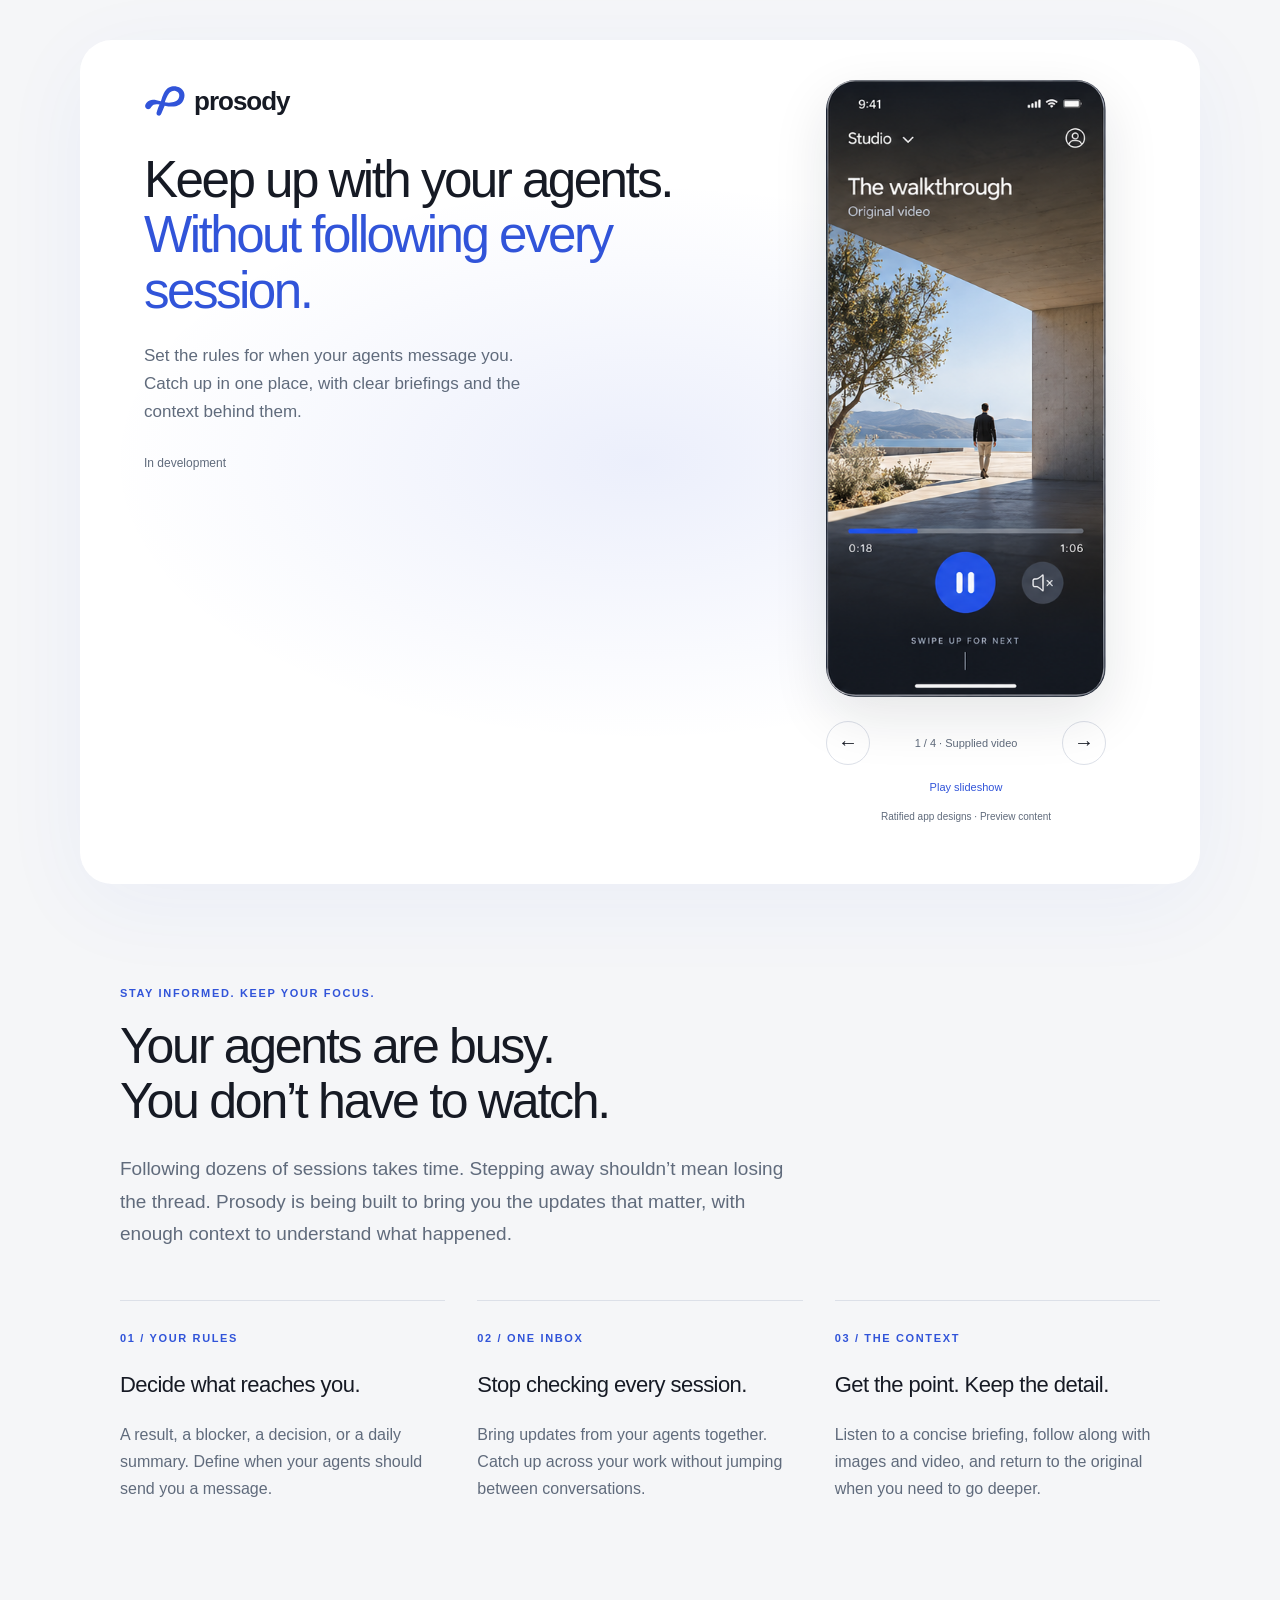
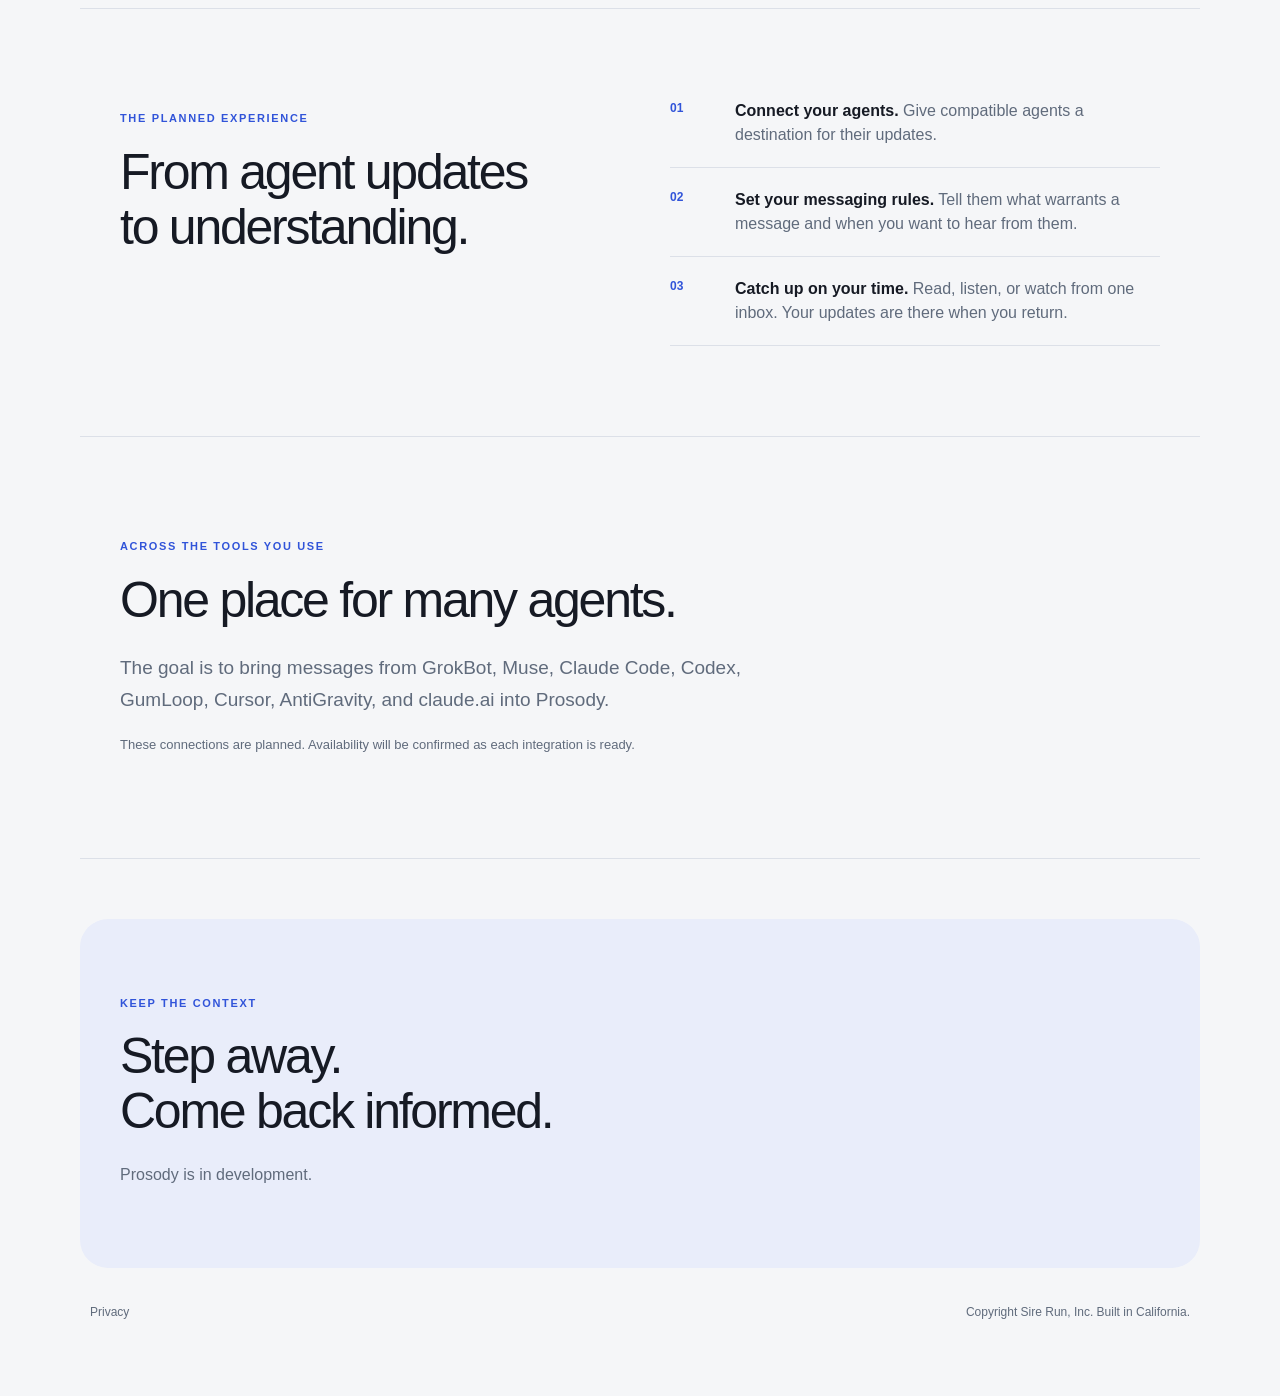
<file: index.html>
<!doctype html>
<html lang="en">
<head>
<meta charset="utf-8">
<meta name="viewport" content="width=device-width, initial-scale=1">
<meta name="theme-color" content="#f5f6f8">
<title>Prosody — Keep up with your agents.</title>
<meta name="description" content="Keep up with your agents without following every session. Clear briefings and the context behind them, in one place.">
<link rel="icon" href="/assets/prosody-mark.e6d55ff2fa.svg" type="image/svg+xml">
<link rel="stylesheet" href="/assets/styles.448b1f45f9.css">
</head>
<body class="showcase">
<a class="back-link" href="/privacy" aria-label="Privacy information">↗</a>
<main class="landing"><section class="welcome-card" aria-label="Introduction">
  <a class="brand" href="/" aria-label="Prosody home"><img src="/assets/prosody-mark.e6d55ff2fa.svg" width="42" height="42" alt="">prosody</a>
  <div class="hero-message"><h1>Keep up with your agents.<br><span>Without following every session.</span></h1>
  <p class="welcome-description">Set the rules for when your agents message you. Catch up in one place, with clear briefings and the context behind them.</p>
  <p class="development-note">In development</p></div>
  <section class="app-preview" aria-label="Prosody app preview" aria-roledescription="carousel">
    <div class="phone-frame"><img id="app-screen" src="/assets/screens/current-blue-listen-and-watch.png" width="1586" height="992" alt="Ratified Current Blue design: original video playback."></div>
    <div class="slide-controls"><button type="button" id="previous-slide" aria-label="Previous screen">←</button><span id="slide-caption" aria-live="polite">1 / 4 · Supplied video</span><button type="button" id="next-slide" aria-label="Next screen">→</button></div>
    <button type="button" id="slide-play" aria-pressed="false">Play slideshow</button>
    <p class="preview-note">Ratified app designs · Preview content</p>
  </section>
</section>
<section class="story-section" id="experience">
  <p class="eyebrow">Stay informed. Keep your focus.</p>
  <h2>Your agents are busy.<br>You don’t have to watch.</h2>
  <p class="section-lead">Following dozens of sessions takes time. Stepping away shouldn’t mean losing the thread. Prosody is being built to bring you the updates that matter, with enough context to understand what happened.</p>
  <div class="benefit-grid">
    <article><span class="eyebrow">01 / Your rules</span><h3>Decide what reaches you.</h3><p>A result, a blocker, a decision, or a daily summary. Define when your agents should send you a message.</p></article>
    <article><span class="eyebrow">02 / One inbox</span><h3>Stop checking every session.</h3><p>Bring updates from your agents together. Catch up across your work without jumping between conversations.</p></article>
    <article><span class="eyebrow">03 / The context</span><h3>Get the point. Keep the detail.</h3><p>Listen to a concise briefing, follow along with images and video, and return to the original when you need to go deeper.</p></article>
  </div>
</section>
<section class="story-section workflow" id="how-it-works">
  <div><p class="eyebrow">The planned experience</p><h2>From agent updates<br>to understanding.</h2></div>
  <div class="steps">
    <div><span>01</span><p><strong>Connect your agents.</strong> Give compatible agents a destination for their updates.</p></div>
    <div><span>02</span><p><strong>Set your messaging rules.</strong> Tell them what warrants a message and when you want to hear from them.</p></div>
    <div><span>03</span><p><strong>Catch up on your time.</strong> Read, listen, or watch from one inbox. Your updates are there when you return.</p></div>
  </div>
</section>
<section class="story-section" id="agents">
  <p class="eyebrow">Across the tools you use</p><h2>One place for many agents.</h2>
  <p class="section-lead">The goal is to bring messages from GrokBot, Muse, Claude Code, Codex, GumLoop, Cursor, AntiGravity, and claude.ai into Prosody.</p>
  <p class="integration-note">These connections are planned. Availability will be confirmed as each integration is ready.</p>
</section>
<section class="closing-section"><p class="eyebrow">Keep the context</p><h2>Step away.<br>Come back informed.</h2><p>Prosody is in development.</p></section>
<footer class="landing-footer"><a href="/privacy">Privacy</a><span>Copyright Sire Run, Inc. Built in California.</span></footer>
</main>
<script src="/assets/site.ccd58615eb.js" defer></script>
</body>
</html>
</file>
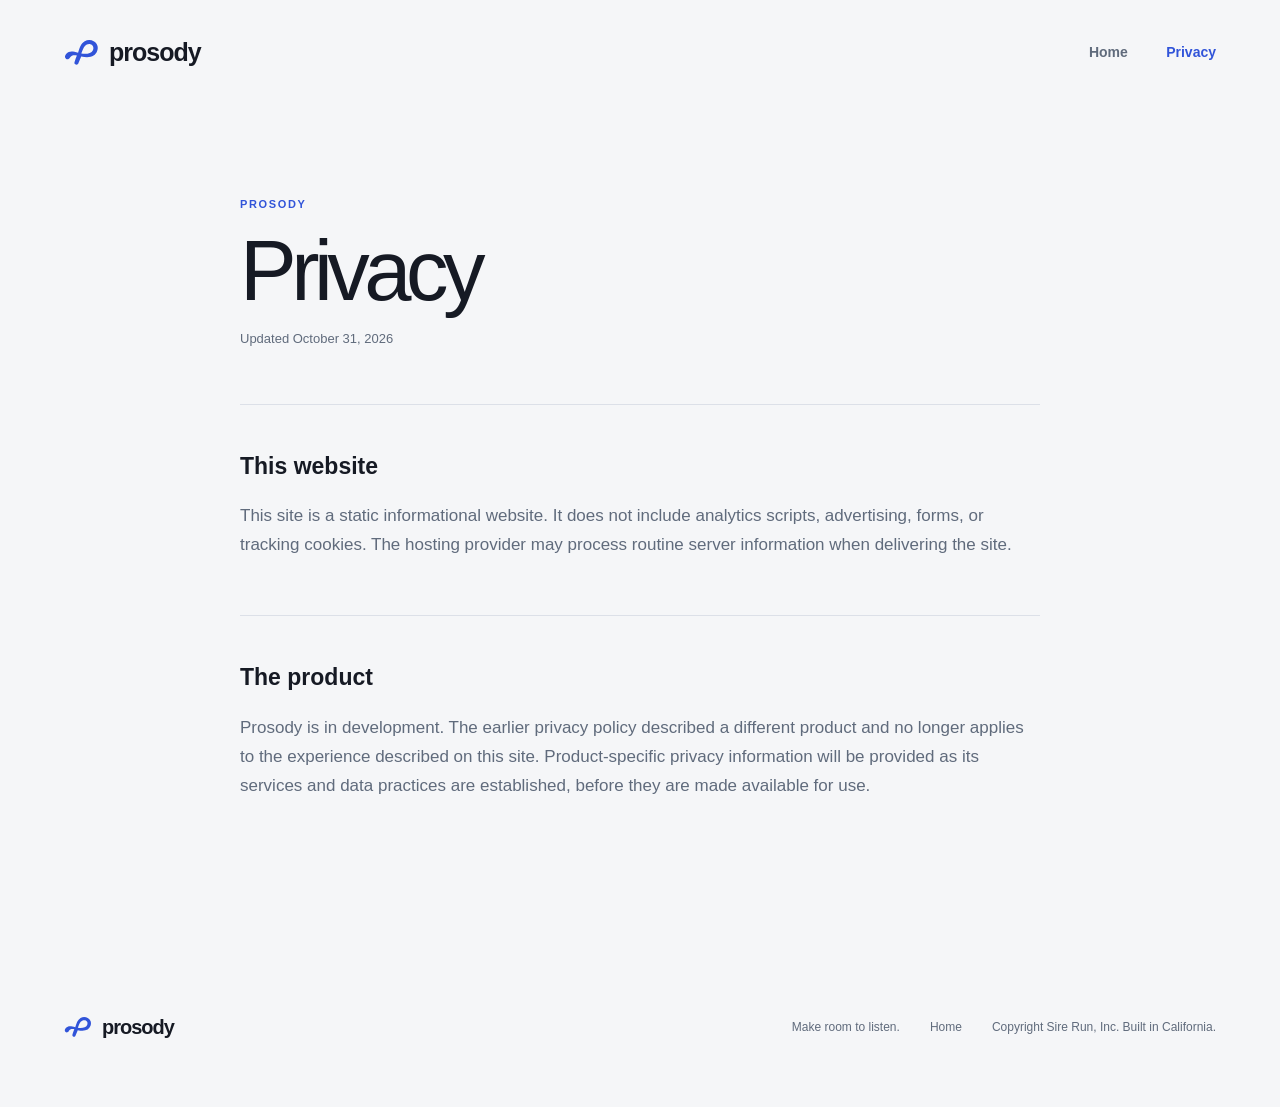
<file: privacy.html>
<!doctype html>
<html lang="en">
<head>
<meta charset="utf-8"><meta name="viewport" content="width=device-width, initial-scale=1"><meta name="theme-color" content="#f5f6f8">
<title>Privacy — Prosody</title><meta name="description" content="Privacy information for the Prosody website and the product in development.">
<link rel="icon" href="/assets/prosody-mark.e6d55ff2fa.svg" type="image/svg+xml"><link rel="stylesheet" href="/assets/styles.448b1f45f9.css">
</head>
<body>
<header class="site-nav wrap"><a class="brand" href="/" aria-label="Prosody home"><img src="/assets/prosody-mark.e6d55ff2fa.svg" width="35" height="35" alt="">prosody</a><nav aria-label="Main navigation"><a href="/">Home</a><a href="/privacy" aria-current="page">Privacy</a></nav></header>
<main class="legal wrap"><p class="eyebrow">Prosody</p><h1>Privacy</h1><p class="updated">Updated October 31, 2026</p><section><h2>This website</h2><p>This site is a static informational website. It does not include analytics scripts, advertising, forms, or tracking cookies. The hosting provider may process routine server information when delivering the site.</p></section><section><h2>The product</h2><p>Prosody is in development. The earlier privacy policy described a different product and no longer applies to the experience described on this site. Product-specific privacy information will be provided as its services and data practices are established, before they are made available for use.</p></section></main>
<footer class="wrap"><a class="brand" href="/"><img src="/assets/prosody-mark.e6d55ff2fa.svg" width="28" height="28" alt="">prosody</a><span>Make room to listen.</span><a href="/">Home</a><span>Copyright Sire Run, Inc. Built in California.</span></footer>
</body></html>
</file>
<file: assets/styles.448b1f45f9.css>
:root{color-scheme:light;--paper:#f5f6f8;--white:#fff;--ink:#161a24;--muted:#606b7c;--blue:#3154d9;--line:#dce0e8;--soft:#e9edfa;--radius:24px;--space:clamp(24px,5vw,76px)}
*{box-sizing:border-box}html{scroll-behavior:smooth}body{margin:0;background:var(--paper);color:var(--ink);font-family:Arial,Helvetica,sans-serif;line-height:1.5;-webkit-font-smoothing:antialiased}a{color:inherit}a:focus-visible{outline:3px solid var(--blue);outline-offset:5px}img{display:block;max-width:100%}.wrap{width:min(1320px,calc(100% - 2 * var(--space)));margin-inline:auto}.site-nav{height:105px;display:flex;align-items:center;justify-content:space-between;gap:24px}.brand{display:inline-flex;align-items:center;gap:10px;text-decoration:none;font-weight:700;font-size:25px;letter-spacing:-1px}.site-nav nav{display:flex;gap:clamp(18px,3vw,44px);font-size:14px;font-weight:600}.site-nav nav a{text-decoration:none;color:var(--muted)}.site-nav nav a:hover,.site-nav nav a[aria-current]{color:var(--blue)}
.hero{display:grid;grid-template-columns:1fr 1fr;gap:5%;align-items:center;padding:55px 0 100px}.hero-copy{padding:30px 0}.eyebrow{color:var(--blue);font-size:11px;font-weight:700;letter-spacing:.15em;text-transform:uppercase}.eyebrow span{display:inline-block;width:8px;height:8px;border-radius:50%;background:var(--blue);margin-right:9px}.hero h1,.intro h2,.how h2,.closing h2,.legal h1{font-weight:500;letter-spacing:-.065em;line-height:1.02}.hero h1{font-size:clamp(64px,7.5vw,112px);margin:30px 0}.hero h1 em{font-style:normal;color:var(--blue)}.lead{font-size:clamp(19px,2vw,23px);line-height:1.5;max-width:440px;color:var(--muted)}.button{display:inline-flex;gap:50px;align-items:center;background:var(--blue);color:white;text-decoration:none;border-radius:14px;padding:17px 21px;font-size:14px;font-weight:700;margin-top:24px}.button:hover{background:#243fa9}.availability{color:var(--muted);font-size:12px;margin-top:18px}.player-scene{min-height:610px;border-radius:32px;background:#e6eaf5;display:flex;flex-direction:column;align-items:center;justify-content:space-between;padding:32px;overflow:hidden}.scene-label{font-size:12px;color:#66718a;align-self:flex-start}.player{width:min(310px,100%);background:var(--white);border-radius:28px;padding:25px;box-shadow:0 25px 65px rgba(31,46,93,.12)}.player-top,.player-bottom{display:flex;justify-content:space-between;align-items:center;color:var(--muted);font-size:9px;letter-spacing:.1em;font-weight:700}.wave{height:145px;display:flex;align-items:center;justify-content:center;gap:5px}.wave i{display:block;width:4px;height:15px;border-radius:9px;background:var(--blue)}.wave i:nth-child(4n+2){height:36px}.wave i:nth-child(4n+3){height:62px}.wave i:nth-child(7n){height:85px}.player-text span,.feature-number{color:var(--blue);font-size:9px;letter-spacing:.13em;font-weight:700}.player-text h2{font-size:25px;letter-spacing:-.05em;line-height:1.12;margin:12px 0}.player-text p{font-size:12px;color:var(--muted)}.progress{height:3px;background:var(--line);margin:35px 0 18px}.progress span{display:block;width:18%;height:100%;background:var(--blue)}.play{display:grid;place-items:center;width:43px;height:43px;background:var(--blue);color:white;border-radius:50%;font-size:13px;padding-left:2px}.scene-foot{font-size:9px;letter-spacing:.12em;color:#66718a;font-weight:700}.scene-foot span{color:var(--blue);padding:0 8px}
.intro{border-top:1px solid var(--line);padding:100px 0 60px;display:grid;grid-template-columns:1fr 2fr;gap:30px}.intro h2,.how h2,.closing h2{font-size:clamp(42px,5vw,70px);margin:0 0 25px}.intro div>p,.closing div>p:last-child{max-width:550px;color:var(--muted);font-size:19px}.features{display:grid;grid-template-columns:repeat(3,1fr);gap:16px;padding-bottom:110px}.features article{background:var(--white);border-radius:var(--radius);padding:30px;min-height:310px}.feature-icon{font-size:36px;color:var(--blue);margin:45px 0 25px;line-height:1}.features h3{font-size:20px;letter-spacing:-.03em;margin:0 0 12px}.features p{font-size:15px;color:var(--muted);max-width:33ch}.how{border-top:1px solid var(--line);padding:100px 0;display:grid;grid-template-columns:1fr 1fr;gap:10%}.steps>div{display:grid;grid-template-columns:45px 1fr;gap:20px;border-bottom:1px solid var(--line);padding:20px 0}.steps>div:first-child{padding-top:0}.steps span{color:var(--blue);font-size:12px;font-weight:700}.steps p{margin:0;color:var(--muted)}.steps strong{color:var(--ink)}.closing{background:var(--soft);border-radius:32px;padding:clamp(35px,6vw,85px);display:flex;justify-content:space-between;align-items:center;gap:30px}.closing img{width:clamp(70px,10vw,120px)}footer{display:flex;align-items:center;gap:30px;padding:65px 0;color:var(--muted);font-size:12px}footer .brand{color:var(--ink);font-size:20px;margin-right:auto}footer a:not(.brand){text-decoration:none}.legal{max-width:800px;padding-top:80px;padding-bottom:130px;min-height:65vh}.legal h1{font-size:clamp(55px,7vw,85px);margin:15px 0}.updated{color:var(--muted);font-size:13px}.legal section{border-top:1px solid var(--line);margin-top:55px;padding-top:25px}.legal h2{font-size:23px}.legal section p{color:var(--muted);font-size:17px;line-height:1.7}
@media(max-width:760px){.site-nav{height:auto;padding:24px 0;align-items:flex-start;flex-wrap:wrap}.site-nav nav{width:100%;justify-content:space-between;font-size:12px}.hero{grid-template-columns:1fr;padding:35px 0 70px;gap:30px}.hero h1{font-size:clamp(60px,12vw,85px)}.player-scene{min-height:520px}.intro,.how{grid-template-columns:1fr;padding:70px 0 45px}.features{grid-template-columns:1fr;padding-bottom:70px}.features article{min-height:0}.feature-icon{margin:30px 0 20px}.how{gap:35px;padding-bottom:70px}.closing img{align-self:flex-end}footer{flex-wrap:wrap;gap:18px}footer .brand{width:100%}}
@media(prefers-reduced-motion:reduce){html{scroll-behavior:auto}}
/* Current Blue identity; centered, animated card composition from the reference. */
.showcase{min-height:100svh;display:grid;place-items:center;padding:40px 20px;background:var(--paper);overflow-x:hidden}.back-link{position:absolute;top:24px;left:24px;width:42px;height:42px;display:grid;place-items:center;border-radius:50%;background:var(--ink);color:var(--white);text-decoration:none;font-size:22px}.welcome-card{position:relative;width:min(370px,100%);padding:38px 30px 24px;text-align:center;border-radius:32px;background:var(--white);box-shadow:0 30px 110px #3154d91c;isolation:isolate}.welcome-card:before{content:"";position:absolute;inset:15% -20%;background:radial-gradient(ellipse,#3154d918,transparent 67%);z-index:-1;pointer-events:none}.welcome-card .brand{font-size:26px;gap:8px}.welcome-card h1{font-size:40px;line-height:1.08;letter-spacing:-.055em;font-weight:500;margin:30px 0 18px}.welcome-description{font-size:14px;color:var(--muted);line-height:1.65}.briefing-detail{margin:32px 0 24px;min-height:92px}.briefing-detail .eyebrow{font-size:9px}.briefing-detail h2{font-size:22px;line-height:1.25;letter-spacing:-.035em;font-weight:500;margin:10px 0}.welcome-action{border:0;border-radius:99px;background:var(--blue);color:var(--white);font:600 14px Arial,sans-serif;padding:15px 24px;width:100%;display:flex;justify-content:space-between;cursor:pointer}.welcome-action:hover{background:var(--ink)}button:focus-visible{outline:3px solid var(--blue);outline-offset:5px}.product-details{font-size:13px;line-height:1.6;color:var(--muted);margin:20px 0}.briefing-cards{display:flex;justify-content:center;align-items:center;gap:12px;margin:40px -15px 36px;min-height:130px;perspective:700px}.briefing-tile{border:1px solid var(--line);border-radius:16px;width:90px;flex-shrink:0;height:116px;background:var(--soft);color:var(--blue);padding:12px 5px;cursor:pointer;transform:rotate(-10deg);transition:transform .45s cubic-bezier(.2,.8,.2,1),box-shadow .45s;box-shadow:0 6px 15px #161a2408}.briefing-tile.project{transform:rotate(10deg);background:var(--ink);color:var(--white)}.briefing-tile.daily{transform:translateY(8px);background:var(--blue);color:var(--white)}.briefing-tile.selected,.briefing-tile:hover{transform:translateY(-8px) rotate(0) scale(1.06);box-shadow:0 12px 25px #3154d925}.briefing-tile>span:last-child{display:block;font-size:9px;font-weight:600}.tile-art{height:73px;display:grid;place-items:center;font-size:45px}.mini-wave{display:flex;align-items:center;justify-content:center;gap:4px}.mini-wave i{width:3px;height:16px;border-radius:4px;background:currentColor}.mini-wave i:nth-child(2n){height:30px}.mini-wave i:nth-child(3n){height:45px}.card-note{font-size:10px;color:var(--muted);margin:0 0 12px}.card-note span{display:block;margin-top:4px}.privacy-link{font-size:10px;color:var(--muted);text-underline-offset:3px}@media(prefers-reduced-motion:no-preference){.welcome-card{animation:card-arrive .9s both}.briefing-cards{animation:cards-arrive 1.1s .15s both}@keyframes card-arrive{from{opacity:0;transform:translateY(18px) rotateY(-8deg)}to{opacity:1;transform:none}}@keyframes cards-arrive{from{opacity:0;transform:translateY(20px) scale(1.12)}to{opacity:1;transform:none}}}@media(prefers-reduced-motion:reduce){.briefing-tile{transition:none}}@media(max-width:480px){.showcase{padding:65px 20px 25px}.back-link{top:14px;left:20px;width:34px;height:34px}.welcome-card{padding:30px 25px 22px}}
.welcome-card:before{inset:15% 0}
.app-preview{margin:32px auto 20px;width:100%;max-width:310px}.phone-frame{border:7px solid var(--ink);border-radius:42px;overflow:hidden;background:var(--paper);box-shadow:0 20px 55px #161a241c;aspect-ratio:407/866}.phone-frame img{display:block;width:100%;height:100%;object-fit:contain}.slide-controls{display:flex;align-items:center;justify-content:space-between;gap:10px;margin-top:24px}.slide-controls button{border:1px solid var(--line);background:var(--white);color:var(--ink);border-radius:50%;width:44px;height:44px;font-size:20px;cursor:pointer}.slide-controls button:hover{background:var(--soft)}#slide-caption{font-size:11px;color:var(--muted)}#slide-play{font:inherit;font-size:11px;color:var(--blue);border:0;background:none;min-height:44px;cursor:pointer}.preview-note{font-size:10px;color:var(--muted);margin:0 0 20px}

.welcome-card .copyright{display:block;padding:20px 0 0;font-size:10px;line-height:1.6}

/* Responsive landing layout: readable message and a full-scale phone preview. */
.showcase{padding:40px clamp(20px,5vw,80px)}
.welcome-card{width:min(1120px,100%);display:grid;grid-template-columns:minmax(0,1fr) minmax(260px,340px);column-gap:clamp(32px,6vw,90px);padding:40px clamp(24px,5vw,64px);text-align:left;box-shadow:0 20px 90px #3154d90d}
.welcome-card>.brand{grid-column:1;align-self:start;justify-self:start}
.hero-message{grid-column:1;grid-row:2;align-self:center;padding:30px 0}
.welcome-card h1{font-size:clamp(36px,4vw,54px);line-height:1.08;margin:0 0 24px;letter-spacing:-.05em}
.welcome-card h1 span{color:var(--blue)}
.welcome-description{font-size:17px;line-height:1.65;max-width:43ch}
.development-note{font-size:12px;color:var(--muted);margin-top:28px}
.app-preview{grid-column:2;grid-row:1 / 5;max-width:280px;margin:0 auto;text-align:center}
.welcome-card>.card-note{display:none}
.welcome-card>.privacy-link{grid-column:1;align-self:end;font-size:12px}
.welcome-card>.copyright{grid-column:1;padding:18px 0 0;font-size:11px;line-height:1.6;display:block;margin:0;color:var(--muted)}
.back-link{display:none}
@media(max-width:760px){.showcase{padding:20px 16px}.welcome-card{display:flex;flex-direction:column;gap:0;padding:28px 24px;border-radius:24px}.hero-message{padding:40px 0 20px}.welcome-card h1{font-size:clamp(33px,7vw,46px)}.welcome-description{font-size:16px}.app-preview{width:min(280px,100%);margin:12px auto 24px}.welcome-card>.privacy-link{align-self:center}.welcome-card>.copyright{text-align:center;padding-top:12px}}

/* Display each approved screen from the unchanged design board. */
.phone-frame{position:relative;aspect-ratio:364/802;border:0;border-radius:30px;background:var(--paper)}
.phone-frame img{position:absolute;width:435.714286%;max-width:none;height:auto;left:-328.571429%;top:-10.349127%;object-fit:initial}

.landing{width:min(1120px,100%)}.landing .welcome-card{width:100%;min-height:760px}.story-section{padding:90px 40px;border-bottom:1px solid var(--line)}.story-section h2,.closing-section h2{font-size:clamp(32px,4vw,50px);font-weight:500;line-height:1.1;letter-spacing:-.045em;margin:18px 0 24px}.section-lead{font-size:19px;line-height:1.7;color:var(--muted);max-width:65ch}.benefit-grid{display:grid;grid-template-columns:repeat(3,minmax(0,1fr));gap:32px;margin-top:50px}.benefit-grid article{border-top:1px solid var(--line);padding-top:24px}.benefit-grid h3{font-size:22px;font-weight:500;letter-spacing:-.025em;line-height:1.25}.benefit-grid article>p{color:var(--muted);font-size:16px;line-height:1.7}.workflow{display:grid;grid-template-columns:1fr 1fr;gap:60px}.integration-note{font-size:13px;color:var(--muted)}.closing-section{padding:65px 40px;background:var(--soft);border-radius:28px;margin-top:60px}.closing-section>p:last-child{color:var(--muted)}.landing-footer{display:flex;justify-content:space-between;gap:24px;padding:35px 10px;font-size:12px;color:var(--muted)}@media(max-width:760px){.landing .welcome-card{min-height:0}.story-section{padding:55px 12px}.section-lead{font-size:17px}.benefit-grid,.workflow{grid-template-columns:1fr;gap:28px}.benefit-grid{margin-top:30px}.closing-section{padding:38px 24px;margin-top:35px}.landing-footer{flex-direction:column;gap:12px}}
</file>
